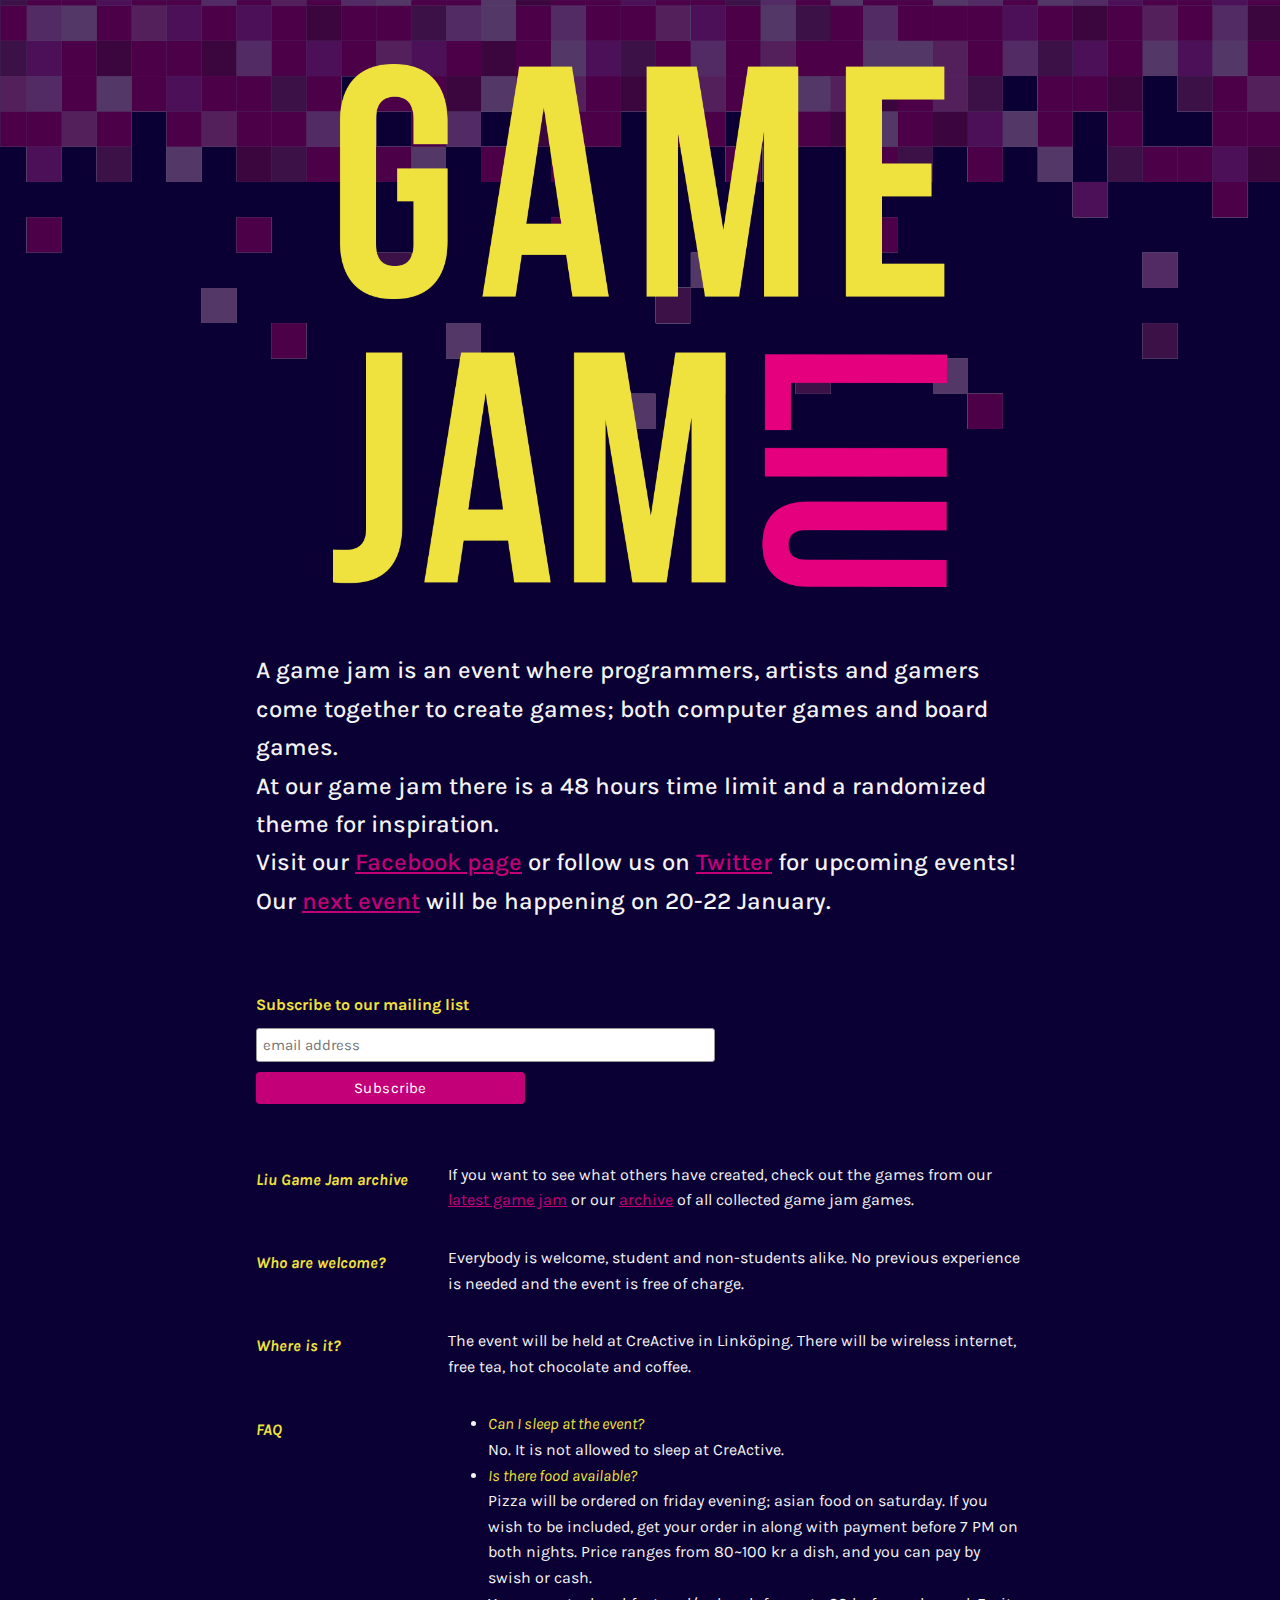
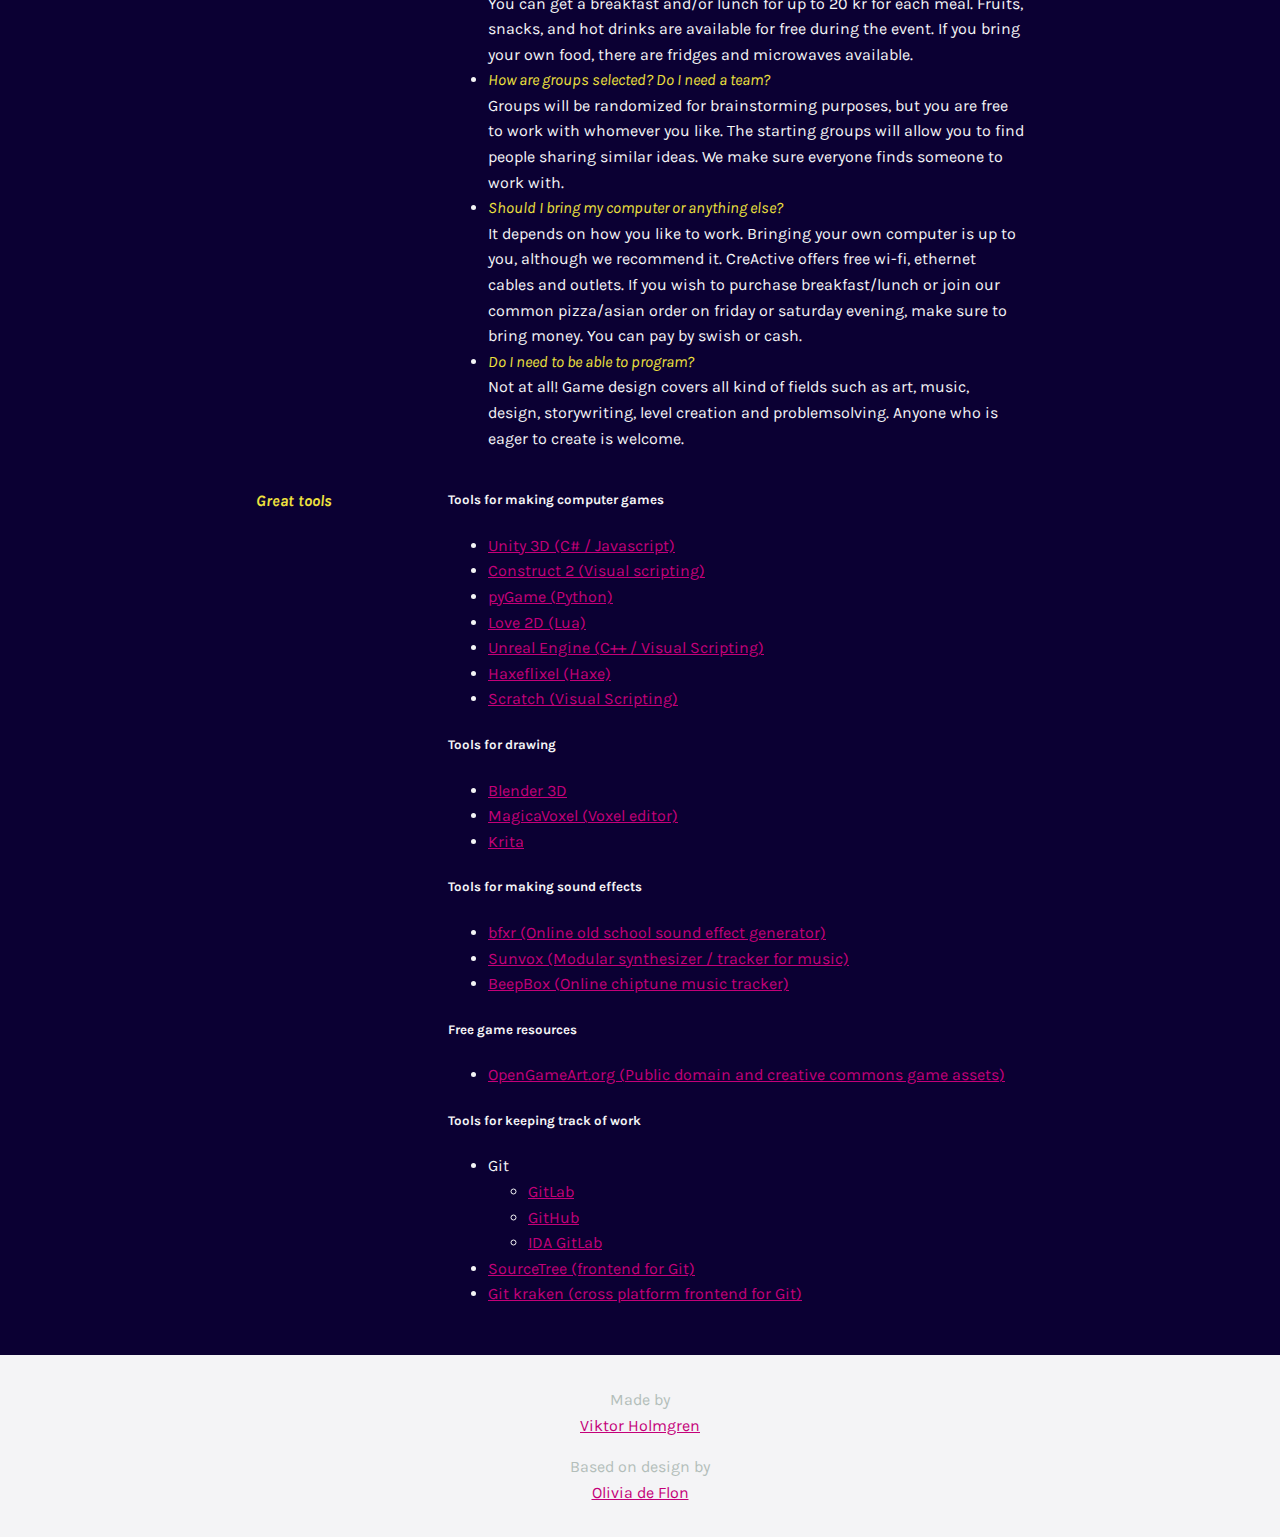
<file: index.html>
<!doctype html><meta charset=utf-8><meta http-equiv=X-UA-Compatible content="IE=edge"><meta name=description content=""><meta name=viewport content="width=device-width,initial-scale=1"><title>Liu Game Jam</title><link rel=stylesheet href=styles/main.css><div class="container block-group"><header><img src=images/logo.png alt=""></header><h3 class=intro>A game jam is an event where programmers, artists and gamers come together to create games; both computer games and board games. ​<br>At our game jam there is a 48 hours time limit and a randomized theme for inspiration.<br>Visit our <a href=https://www.facebook.com/liugamejam/ >Facebook page</a> or follow us on <a href=https://twitter.com/LiuGameJam>Twitter</a> for upcoming events!<br>Our <a href=https://www.facebook.com/events/330500577324535/ >next event</a> will be happening on 20-22 January.</h3><div id=mc_embed_signup><form action="//liugamejam.us12.list-manage.com/subscribe/post?u=092a6fffba8f6063437a51495&amp;id=c3863c4bf5" method=post id=mc-embedded-subscribe-form name=mc-embedded-subscribe-form class=validate target=_blank novalidate><div id=mc_embed_signup_scroll><label for=mce-EMAIL>Subscribe to our mailing list</label><input type=email name=EMAIL class=email id=mce-EMAIL placeholder="email address" required><div style="position: absolute; left: -5000px" aria-hidden=true><input name=b_092a6fffba8f6063437a51495_c3863c4bf5 tabindex=-1></div><div class=clear><input type=submit value=Subscribe name=subscribe id=mc-embedded-subscribe class=button></div></div></form></div><h4 class="block headline">Liu Game Jam archive</h4><p class=block>If you want to see what others have created, check out the games from our <a href="http://us12.campaign-archive1.com/?u=092a6fffba8f6063437a51495&id=bc8ab8d8d8">latest game jam</a> or our <a href=archive.html>archive</a> of all collected game jam games.<h4 class="block headline">Who are welcome?</h4><p class=block>Everybody is welcome, student and non-students alike. No previous experience is needed and the event is free of charge.<h4 class="block headline">Where is it?</h4><p class=block>The event will be held at CreActive in Linköping. There will be wireless internet, free tea, hot chocolate and coffee.<h4 class="block headline">FAQ</h4><ul class=block><li><span class=question>Can I sleep at the event?</span><br>No. It is not allowed to sleep at CreActive.<li><span class=question>Is there food available?</span><br>Pizza will be ordered on friday evening; asian food on saturday. If you wish to be included, get your order in along with payment before 7 PM on both nights. Price ranges from 80~100 kr a dish, and you can pay by swish or cash.<br>You can get a breakfast and/or lunch for up to 20 kr for each meal. Fruits, snacks, and hot drinks are available for free during the event. If you bring your own food, there are fridges and microwaves available.<li><span class=question>How are groups selected? Do I need a team?</span><br>Groups will be randomized for brainstorming purposes, but you are free to work with whomever you like. The starting groups will allow you to find people sharing similar ideas. We make sure everyone finds someone to work with.<li><span class=question>Should I bring my computer or anything else?</span><br>It depends on how you like to work. Bringing your own computer is up to you, although we recommend it. CreActive offers free wi-fi, ethernet cables and outlets. If you wish to purchase breakfast/lunch or join our common pizza/asian order on friday or saturday evening, make sure to bring money. You can pay by swish or cash.<li><span class=question>Do I need to be able to program?</span><br>Not at all! Game design covers all kind of fields such as art, music, design, storywriting, level creation and problemsolving. Anyone who is eager to create is welcome.</ul><h4 class="block headline">Great tools</h4><div class=block><h5>Tools for making computer games</h5><ul><li><a href=http://unity3d.com/ >Unity 3D (C# / Javascript)</a><li><a href=https://www.scirra.com/ >Construct 2 (Visual scripting)</a><li><a href=http://www.pygame.org/hifi.html>pyGame (Python)</a><li><a href=https://love2d.org/ >Love 2D (Lua)</a><li><a href=https://www.unrealengine.com>Unreal Engine (C++ / Visual Scripting)</a><li><a href=http://haxeflixel.com/ >Haxeflixel (Haxe)</a><li><a href=https://scratch.mit.edu/ >Scratch (Visual Scripting)</a></ul><h5>Tools for drawing</h5><ul><li><a href=https://www.blender.org/ >Blender 3D</a><li><a href=https://ephtracy.github.io/ >MagicaVoxel (Voxel editor)</a><li><a href=https://krita.org/ >Krita</a></ul><h5>Tools for making sound effects</h5><ul><li><a href=http://www.bfxr.net/ >bfxr (Online old school sound effect generator)</a><li><a href=http://www.warmplace.ru/soft/sunvox/ >Sunvox (Modular synthesizer / tracker for music)</a><li><a href=http://www.beepbox.co/ >BeepBox (Online chiptune music tracker)</a></ul><h5>Free game resources</h5><ul><li><a href=http://opengameart.org/ >OpenGameArt.org (Public domain and creative commons game assets)</a></ul><h5>Tools for keeping track of work</h5><ul><li>Git</li><ul><li><a href=http://gitlab.com/ >GitLab</a><li><a href=http://github.com/ >GitHub</a><li><a href=https://gitlab.ida.liu.se/ >IDA GitLab</a></ul><li><a href=https://www.sourcetreeapp.com/ >SourceTree (frontend for Git)</a><li><a href=https://www.gitkraken.com/ >Git kraken (cross platform frontend for Git)</a></ul></div></div><footer><div class=container><p>Made by<br><a href=http://www.github.com/holmgr>Viktor Holmgren</a><p>Based on design by<br><a href=https://twitter.com/oliviadeflon>Olivia de Flon</a></div></footer><link href="https://fonts.googleapis.com/css?family=Karla:400,700|Pacifico" rel=stylesheet>
</file>
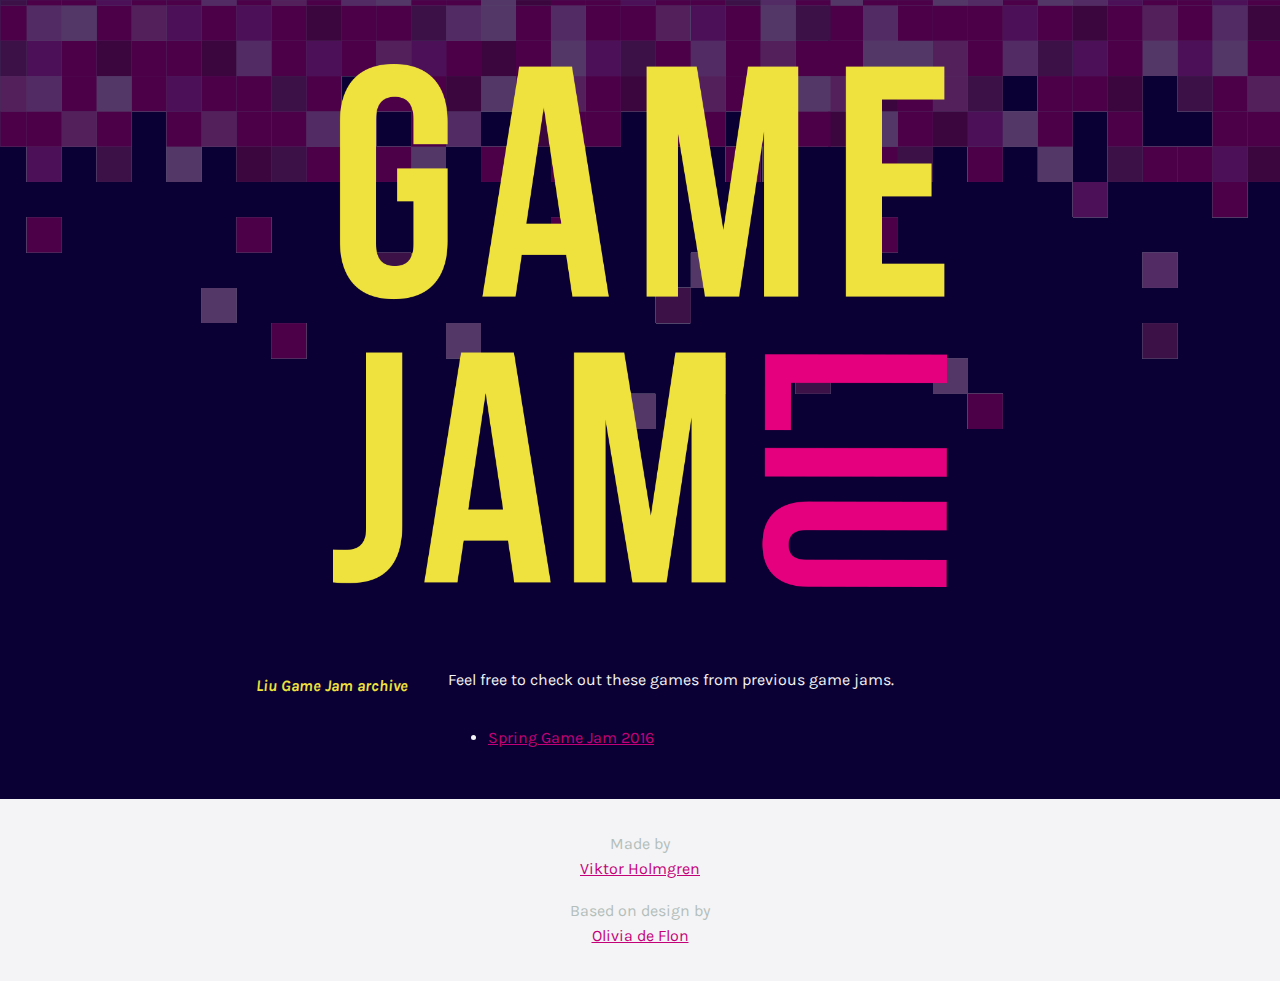
<file: archive.html>
<!doctype html><meta charset=utf-8><meta http-equiv=X-UA-Compatible content="IE=edge"><meta name=description content=""><meta name=viewport content="width=device-width,initial-scale=1"><title>Liu Game Jam</title><link rel=stylesheet href=styles/main.css><div class="container block-group"><header><img src=images/logo.png alt=""></header><h4 class="block headline">Liu Game Jam archive</h4><p class=block>Feel free to check out these games from previous game jams.<ul class=block><li><a href="http://us12.campaign-archive1.com/?u=092a6fffba8f6063437a51495&id=bc8ab8d8d8">Spring Game Jam 2016</a></ul></div><footer><div class=container><p>Made by<br><a href=http://www.github.com/holmgr>Viktor Holmgren</a><p>Based on design by<br><a href=https://twitter.com/oliviadeflon>Olivia de Flon</a></div></footer><link href="https://fonts.googleapis.com/css?family=Karla:400,700|Pacifico" rel=stylesheet>
</file>
